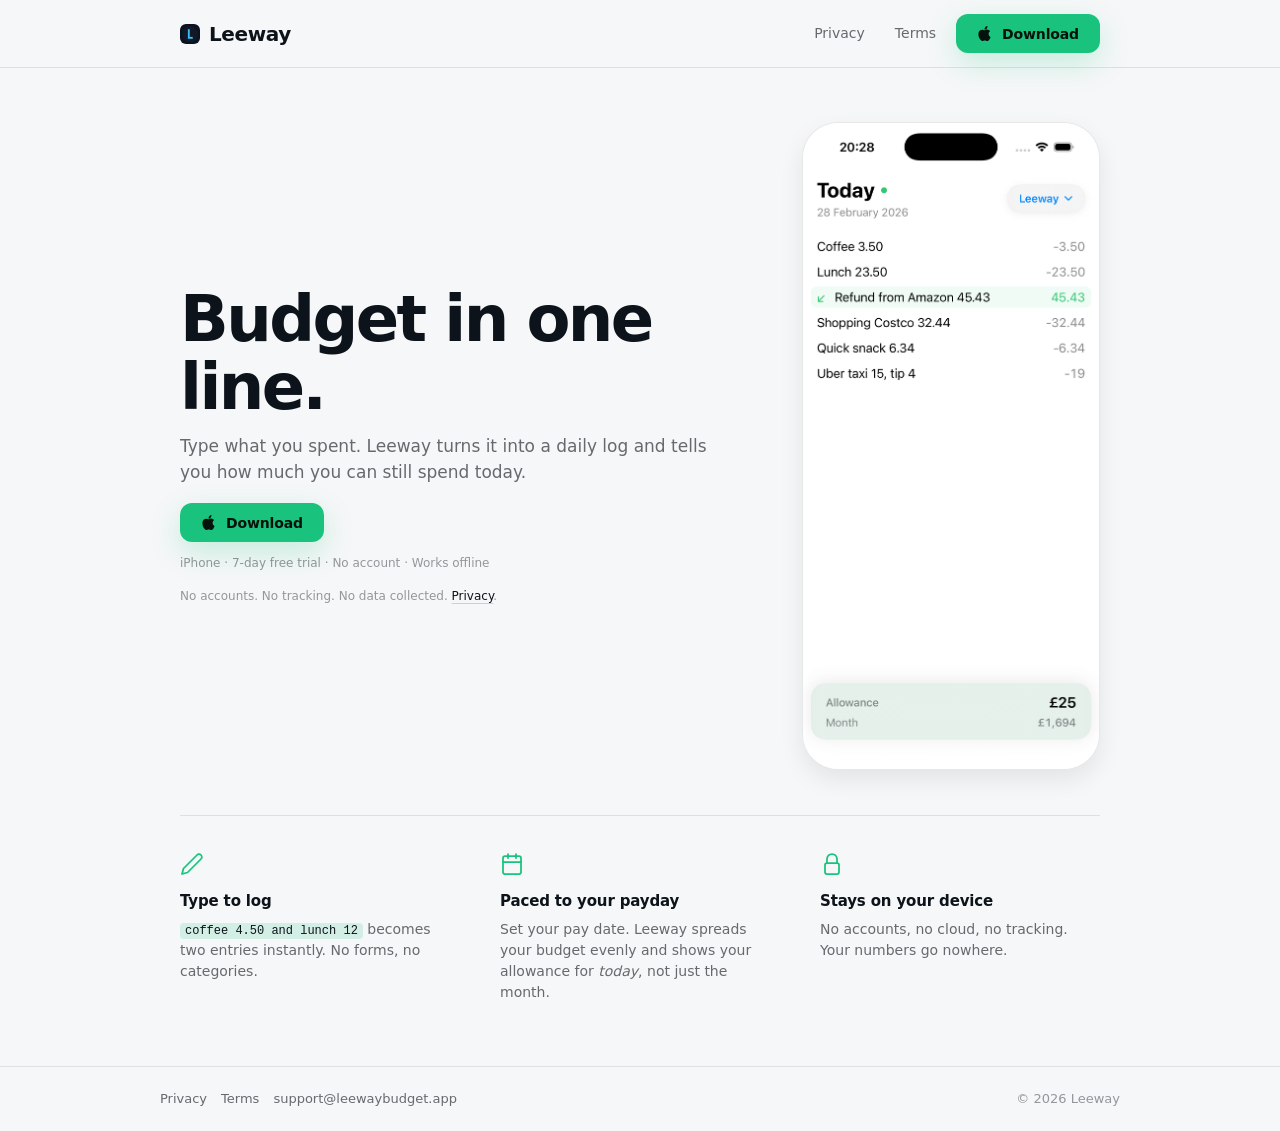
<file: index.html>
<!DOCTYPE html>
<html lang="en">
<head>
  <meta charset="UTF-8">
  <meta name="viewport" content="width=device-width, initial-scale=1.0, viewport-fit=cover">
  <title>Leeway — Budget in one line</title>
  <meta name="description" content="Type what you spent. Leeway turns it into a daily log and tells you how much you can still spend today. Text-first budgeting for iOS — no forms, no accounts, no fuss.">
  <meta property="og:title" content="Leeway — Budget in one line">
  <meta property="og:description" content="Type what you spent. Leeway turns it into a daily log and tells you how much you can still spend today.">
  <meta property="og:type" content="website">
  <meta property="og:url" content="https://leewaybudget.app">
  <meta property="og:image" content="https://leewaybudget.app/assets/og-image.png">
  <link rel="canonical" href="https://leewaybudget.app">
  <link rel="icon" type="image/png" href="assets/icon-light.png" media="(prefers-color-scheme: light)">
  <link rel="icon" type="image/png" href="assets/icon-dark.png" media="(prefers-color-scheme: dark)">
  <link rel="apple-touch-icon" href="assets/icon-light.png">
  <link rel="stylesheet" href="styles.css?v=19">
  <meta name="theme-color" content="#f6f7f8" media="(prefers-color-scheme: light)">
  <meta name="theme-color" content="#0b0f14" media="(prefers-color-scheme: dark)">
  <meta name="apple-itunes-app" content="app-id=6758560495">
  <script type="application/ld+json">
  {
    "@context": "https://schema.org",
    "@type": "SoftwareApplication",
    "name": "Leeway",
    "operatingSystem": "iOS",
    "applicationCategory": "FinanceApplication",
    "description": "Text-first budgeting for iOS. Type what you spent and see your daily allowance.",
    "url": "https://leewaybudget.app",
    "downloadUrl": "https://apps.apple.com/app/leeway/id6758560495",
    "offers": { "@type": "Offer", "price": "0", "priceCurrency": "USD" }
  }
  </script>
</head>
<body>

<a class="skip" href="#content">Skip to content</a>

<header class="site-header">
  <nav class="nav" aria-label="Primary">
    <a href="index.html" class="brand" aria-label="Leeway home">
      <picture class="brand-mark" aria-hidden="true">
        <source srcset="assets/icon-dark.png" media="(prefers-color-scheme: dark)">
        <img src="assets/icon-light.png" width="28" height="28" alt="">
      </picture>
      <span class="brand-name">Leeway</span>
    </a>
    <div class="nav-actions" aria-label="Actions">
      <a class="nav-link" href="privacy.html">Privacy</a>
      <a class="nav-link" href="terms.html">Terms</a>
      <a class="btn btn-primary" href="https://apps.apple.com/app/leeway/id6758560495" aria-label="Download Leeway on the App Store">
        <svg viewBox="0 0 24 24" fill="currentColor" aria-hidden="true"><path d="M12.152 6.896c-.948 0-2.415-1.078-3.96-1.04-2.04.027-3.91 1.183-4.961 3.014-2.117 3.675-.546 9.103 1.519 12.09 1.013 1.454 2.208 3.09 3.792 3.039 1.52-.065 2.09-.987 3.935-.987 1.831 0 2.35.987 3.96.948 1.637-.026 2.676-1.48 3.676-2.948 1.156-1.688 1.636-3.325 1.662-3.415-.039-.013-3.182-1.221-3.22-4.857-.026-3.04 2.48-4.494 2.597-4.559-1.429-2.09-3.623-2.324-4.39-2.376-2-.156-3.675 1.09-4.61 1.09zM15.53 3.83c.843-1.012 1.4-2.427 1.245-3.83-1.207.052-2.662.805-3.532 1.818-.78.896-1.454 2.338-1.273 3.714 1.338.104 2.715-.688 3.559-1.701"/></svg>
        Download
      </a>
    </div>
  </nav>
</header>

<main id="content" class="wrap">
  <section class="hero">
    <div class="hero-copy">
      <h1>Budget in one line.</h1>
      <p class="lead">Type what you spent. Leeway turns it into a daily log and tells you how much you can still spend today.</p>

      <div class="hero-ctas">
        <a class="btn btn-primary" href="https://apps.apple.com/app/leeway/id6758560495" aria-label="Download Leeway on the App Store">
          <svg viewBox="0 0 24 24" fill="currentColor" aria-hidden="true"><path d="M12.152 6.896c-.948 0-2.415-1.078-3.96-1.04-2.04.027-3.91 1.183-4.961 3.014-2.117 3.675-.546 9.103 1.519 12.09 1.013 1.454 2.208 3.09 3.792 3.039 1.52-.065 2.09-.987 3.935-.987 1.831 0 2.35.987 3.96.948 1.637-.026 2.676-1.48 3.676-2.948 1.156-1.688 1.636-3.325 1.662-3.415-.039-.013-3.182-1.221-3.22-4.857-.026-3.04 2.48-4.494 2.597-4.559-1.429-2.09-3.623-2.324-4.39-2.376-2-.156-3.675 1.09-4.61 1.09zM15.53 3.83c.843-1.012 1.4-2.427 1.245-3.83-1.207.052-2.662.805-3.532 1.818-.78.896-1.454 2.338-1.273 3.714 1.338.104 2.715-.688 3.559-1.701"/></svg>
          Download
        </a>
      </div>
      <p class="fineprint">iPhone · 7-day free trial · No account · Works offline</p>

      <p class="micro">No accounts. No tracking. No data collected. <a href="privacy.html">Privacy</a>.</p>
    </div>

    <div class="hero-media">
      <div class="phone">
        <img src="assets/screenshot.png" alt="Leeway app showing a daily log and an allowance card" width="1206" height="2622" loading="eager" fetchpriority="high">
      </div>
    </div>
  </section>

  <section class="features" aria-label="Features">
    <div class="feature">
      <svg class="feat-icon" viewBox="0 0 24 24" fill="none" stroke="currentColor" stroke-width="1.75" stroke-linecap="round" stroke-linejoin="round" aria-hidden="true">
        <path d="M17 3a2.828 2.828 0 1 1 4 4L7.5 20.5 2 22l1.5-5.5L17 3z"/>
      </svg>
      <h3>Type to log</h3>
      <p><code>coffee 4.50 and lunch 12</code> becomes two entries instantly. No forms, no categories.</p>
    </div>
    <div class="feature">
      <svg class="feat-icon" viewBox="0 0 24 24" fill="none" stroke="currentColor" stroke-width="1.75" stroke-linecap="round" stroke-linejoin="round" aria-hidden="true">
        <rect x="3" y="4" width="18" height="18" rx="2"/>
        <line x1="16" y1="2" x2="16" y2="6"/>
        <line x1="8" y1="2" x2="8" y2="6"/>
        <line x1="3" y1="10" x2="21" y2="10"/>
      </svg>
      <h3>Paced to your payday</h3>
      <p>Set your pay date. Leeway spreads your budget evenly and shows your allowance for <em>today</em>, not just the month.</p>
    </div>
    <div class="feature">
      <svg class="feat-icon" viewBox="0 0 24 24" fill="none" stroke="currentColor" stroke-width="1.75" stroke-linecap="round" stroke-linejoin="round" aria-hidden="true">
        <rect x="5" y="11" width="14" height="11" rx="2"/>
        <path d="M7 11V7a5 5 0 0 1 10 0v4"/>
      </svg>
      <h3>Stays on your device</h3>
      <p>No accounts, no cloud, no tracking. Your numbers go nowhere.</p>
    </div>
  </section>
</main>

<footer class="site-footer">
  <div class="foot">
    <div class="foot-links" aria-label="Footer">
      <a href="privacy.html">Privacy</a>
      <a href="terms.html">Terms</a>
      <a href="mailto:support@leewaybudget.app">support@leewaybudget.app</a>
    </div>
    <div class="foot-copy">© 2026 Leeway</div>
  </div>
</footer>

</body>
</html>
</file>
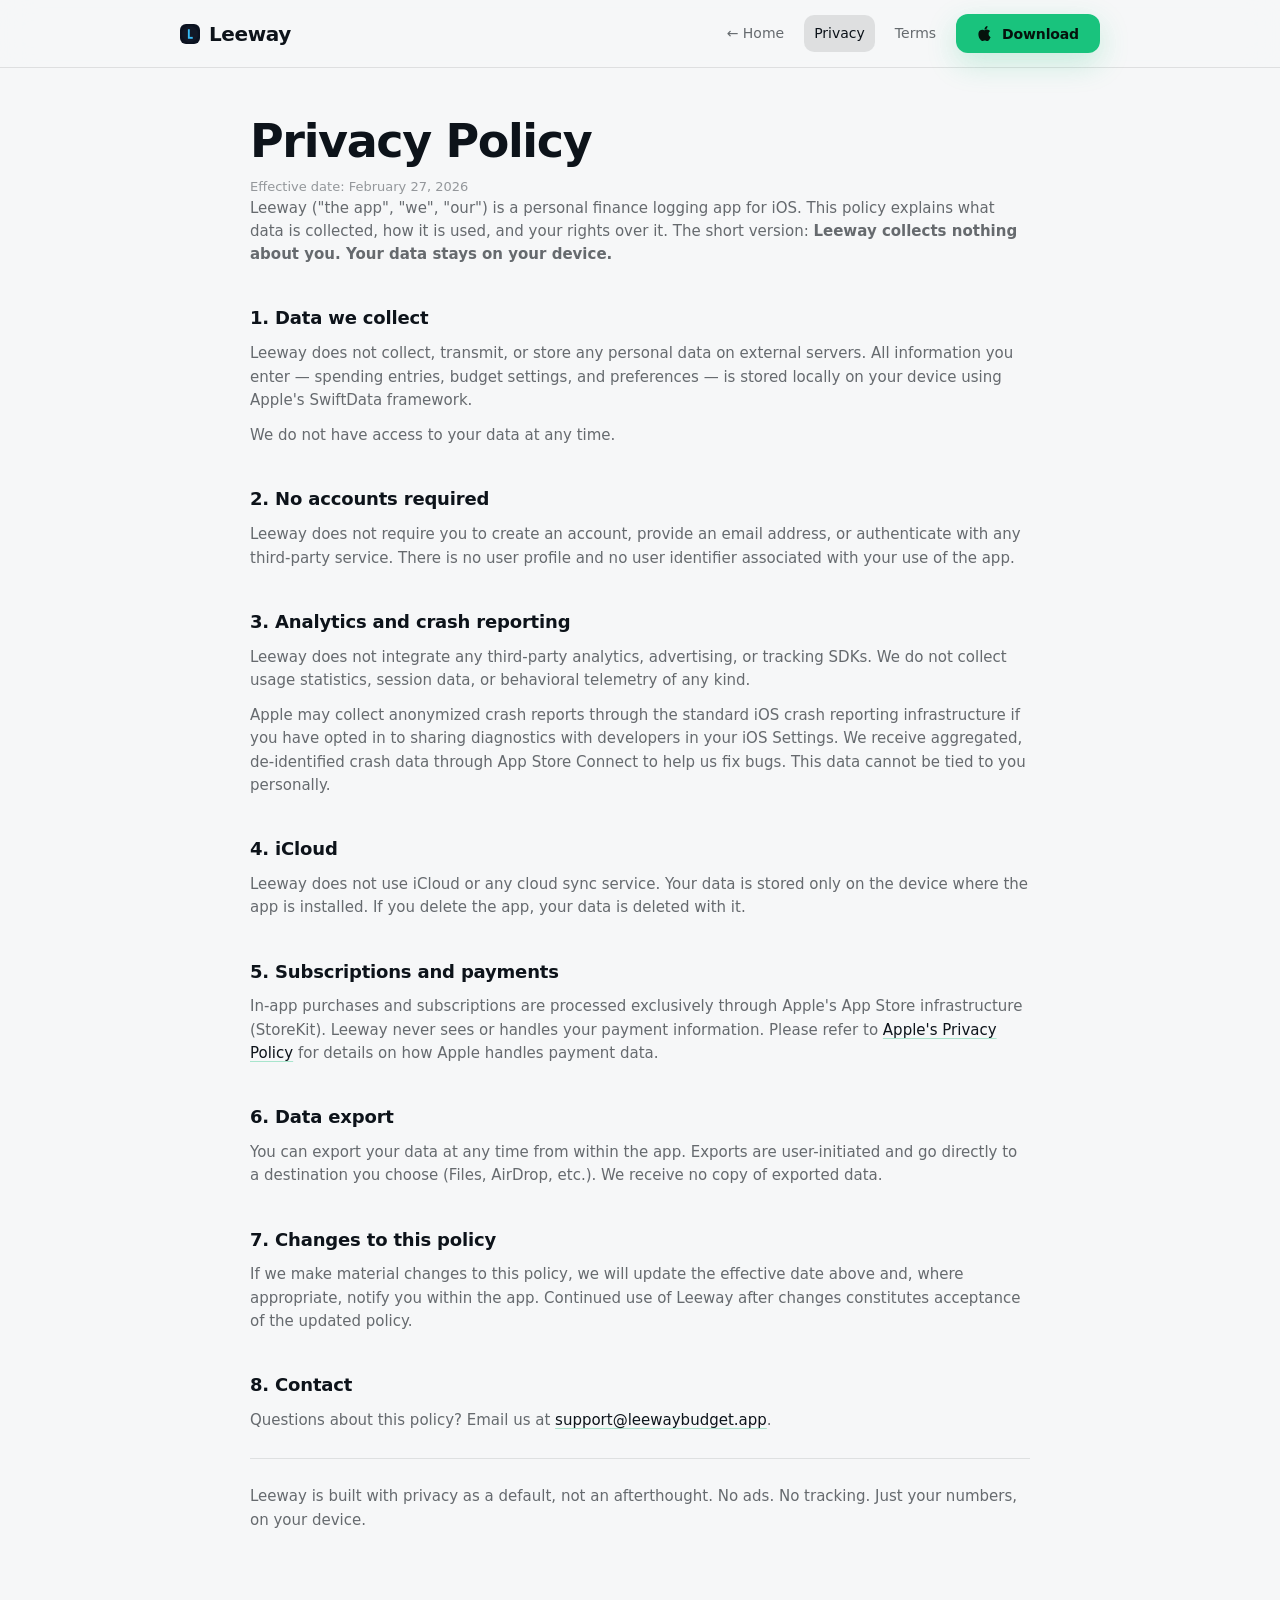
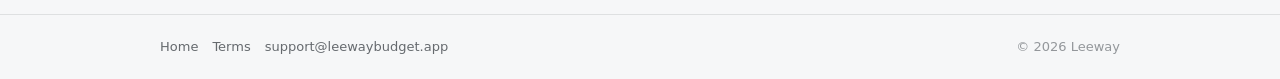
<file: privacy.html>
<!DOCTYPE html>
<html lang="en">
<head>
  <meta charset="UTF-8">
  <meta name="viewport" content="width=device-width, initial-scale=1.0, viewport-fit=cover">
  <title>Privacy Policy — Leeway</title>
  <meta name="description" content="Leeway's privacy policy. Your data stays on your device — no accounts, no cloud, no tracking.">
  <link rel="canonical" href="https://leewaybudget.app/privacy.html">
  <link rel="icon" type="image/png" href="assets/icon-light.png" media="(prefers-color-scheme: light)">
  <link rel="icon" type="image/png" href="assets/icon-dark.png" media="(prefers-color-scheme: dark)">
  <link rel="apple-touch-icon" href="assets/icon-light.png">
  <link rel="stylesheet" href="styles.css?v=19">
  <meta property="og:image" content="https://leewaybudget.app/assets/og-image.png">
  <meta name="theme-color" content="#f6f7f8" media="(prefers-color-scheme: light)">
  <meta name="theme-color" content="#0b0f14" media="(prefers-color-scheme: dark)">
</head>
<body>

<a class="skip" href="#content">Skip to content</a>

<header class="site-header">
  <nav class="nav" aria-label="Primary">
    <a href="index.html" class="brand" aria-label="Leeway home">
      <picture class="brand-mark" aria-hidden="true">
        <source srcset="assets/icon-dark.png" media="(prefers-color-scheme: dark)">
        <img src="assets/icon-light.png" width="28" height="28" alt="">
      </picture>
      <span class="brand-name">Leeway</span>
    </a>
    <div class="nav-actions" aria-label="Actions">
      <a class="nav-back" href="index.html" aria-label="Home">← Home</a>
      <a class="nav-link" href="privacy.html" aria-current="page">Privacy</a>
      <a class="nav-link" href="terms.html">Terms</a>
      <a class="btn btn-primary" href="https://apps.apple.com/app/leeway/id6758560495" aria-label="Download Leeway on the App Store">
        <svg viewBox="0 0 24 24" fill="currentColor" aria-hidden="true"><path d="M12.152 6.896c-.948 0-2.415-1.078-3.96-1.04-2.04.027-3.91 1.183-4.961 3.014-2.117 3.675-.546 9.103 1.519 12.09 1.013 1.454 2.208 3.09 3.792 3.039 1.52-.065 2.09-.987 3.935-.987 1.831 0 2.35.987 3.96.948 1.637-.026 2.676-1.48 3.676-2.948 1.156-1.688 1.636-3.325 1.662-3.415-.039-.013-3.182-1.221-3.22-4.857-.026-3.04 2.48-4.494 2.597-4.559-1.429-2.09-3.623-2.324-4.39-2.376-2-.156-3.675 1.09-4.61 1.09zM15.53 3.83c.843-1.012 1.4-2.427 1.245-3.83-1.207.052-2.662.805-3.532 1.818-.78.896-1.454 2.338-1.273 3.714 1.338.104 2.715-.688 3.559-1.701"/></svg>
        Download
      </a>
    </div>
  </nav>
</header>

<main class="legal" id="content">
  <h1>Privacy Policy</h1>
  <p class="eff">Effective date: February 27, 2026</p>

  <p>Leeway ("the app", "we", "our") is a personal finance logging app for iOS. This policy explains what data is collected, how it is used, and your rights over it. The short version: <strong>Leeway collects nothing about you. Your data stays on your device.</strong></p>

  <h2>1. Data we collect</h2>
  <p>Leeway does not collect, transmit, or store any personal data on external servers. All information you enter — spending entries, budget settings, and preferences — is stored locally on your device using Apple's SwiftData framework.</p>
  <p>We do not have access to your data at any time.</p>

  <h2>2. No accounts required</h2>
  <p>Leeway does not require you to create an account, provide an email address, or authenticate with any third-party service. There is no user profile and no user identifier associated with your use of the app.</p>

  <h2>3. Analytics and crash reporting</h2>
  <p>Leeway does not integrate any third-party analytics, advertising, or tracking SDKs. We do not collect usage statistics, session data, or behavioral telemetry of any kind.</p>
  <p>Apple may collect anonymized crash reports through the standard iOS crash reporting infrastructure if you have opted in to sharing diagnostics with developers in your iOS Settings. We receive aggregated, de-identified crash data through App Store Connect to help us fix bugs. This data cannot be tied to you personally.</p>

  <h2>4. iCloud</h2>
  <p>Leeway does not use iCloud or any cloud sync service. Your data is stored only on the device where the app is installed. If you delete the app, your data is deleted with it.</p>

  <h2>5. Subscriptions and payments</h2>
  <p>In-app purchases and subscriptions are processed exclusively through Apple's App Store infrastructure (StoreKit). Leeway never sees or handles your payment information. Please refer to <a href="https://www.apple.com/legal/privacy/" target="_blank" rel="noopener">Apple's Privacy Policy</a> for details on how Apple handles payment data.</p>

  <h2>6. Data export</h2>
  <p>You can export your data at any time from within the app. Exports are user-initiated and go directly to a destination you choose (Files, AirDrop, etc.). We receive no copy of exported data.</p>

  <h2>7. Changes to this policy</h2>
  <p>If we make material changes to this policy, we will update the effective date above and, where appropriate, notify you within the app. Continued use of Leeway after changes constitutes acceptance of the updated policy.</p>

  <h2>8. Contact</h2>
  <p>Questions about this policy? Email us at <a href="mailto:support@leewaybudget.app">support@leewaybudget.app</a>.</p>

  <hr>

  <p class="help">Leeway is built with privacy as a default, not an afterthought. No ads. No tracking. Just your numbers, on your device.</p>
</main>

<footer class="site-footer">
  <div class="foot">
    <div class="foot-links" aria-label="Footer">
      <a href="index.html">Home</a>
      <a href="terms.html">Terms</a>
      <a href="mailto:support@leewaybudget.app">support@leewaybudget.app</a>
    </div>
    <div class="foot-copy">© 2026 Leeway</div>
  </div>
</footer>

</body>
</html>
</file>
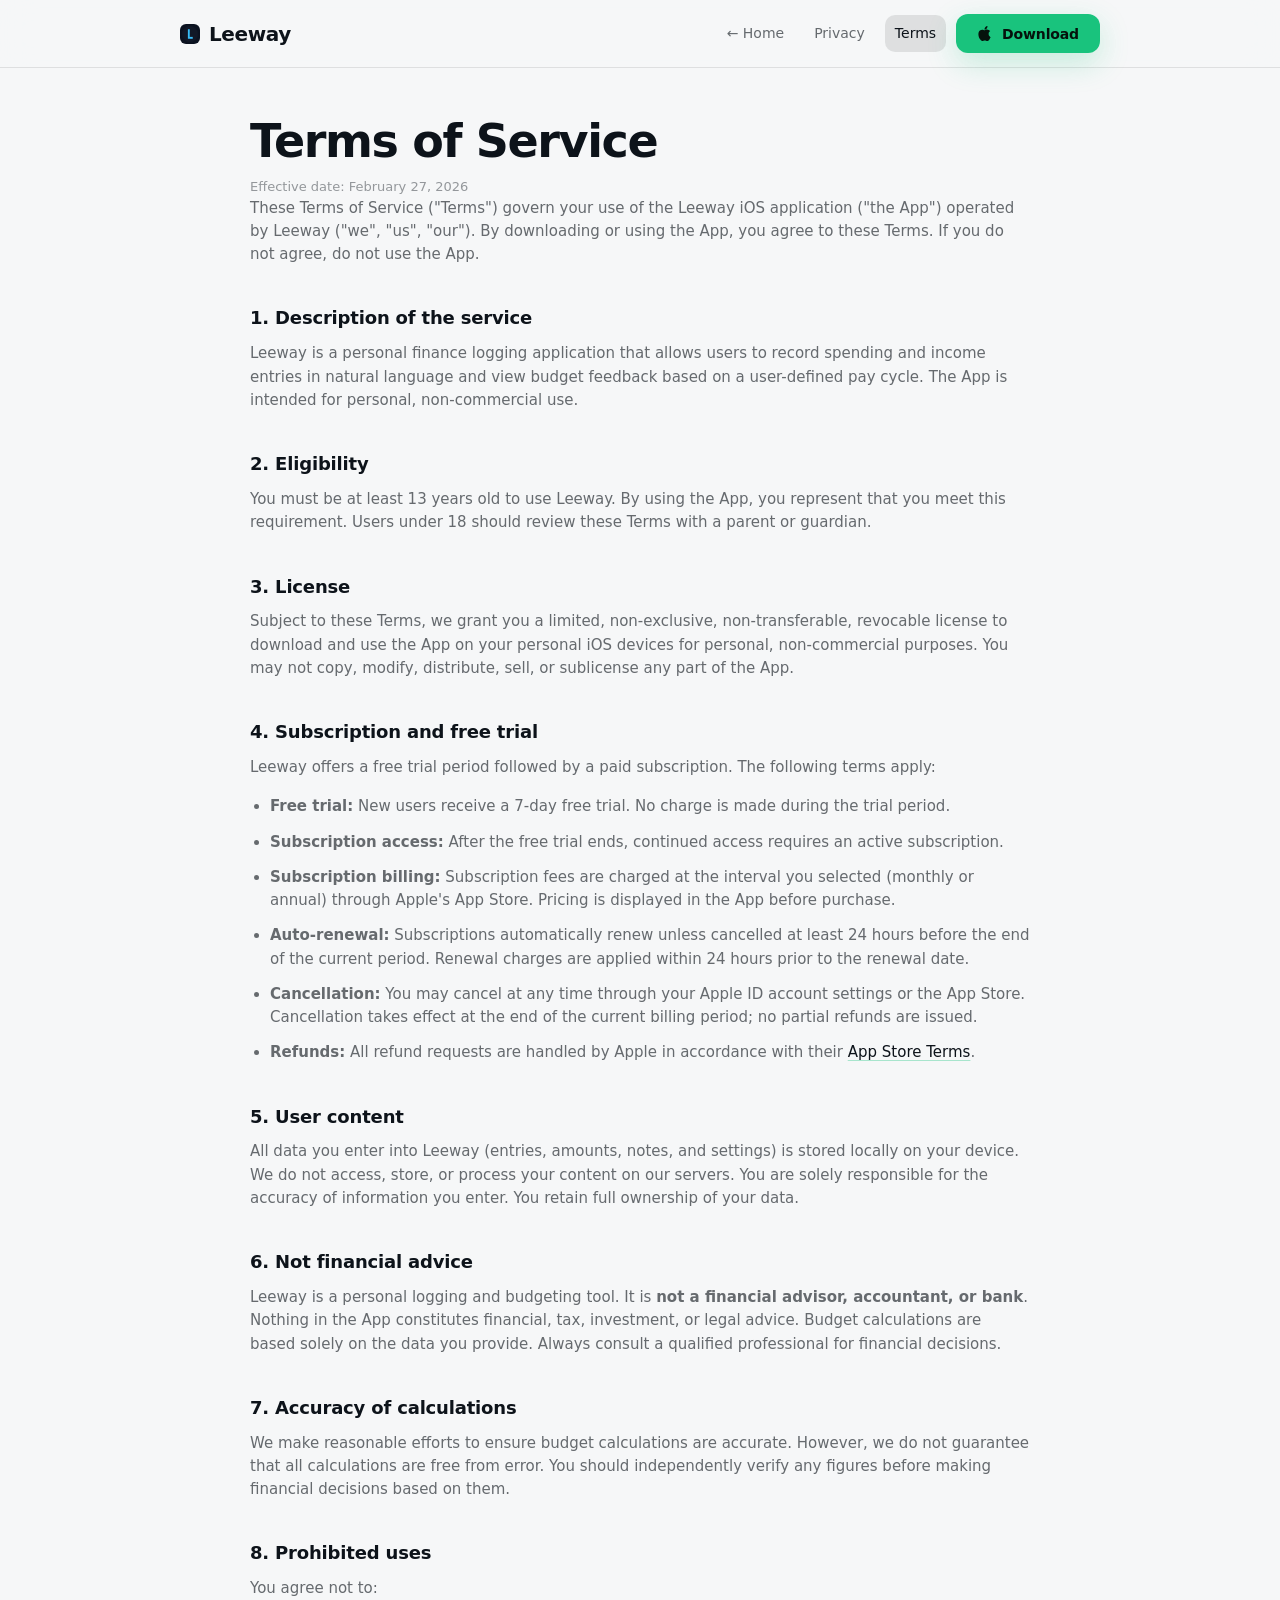
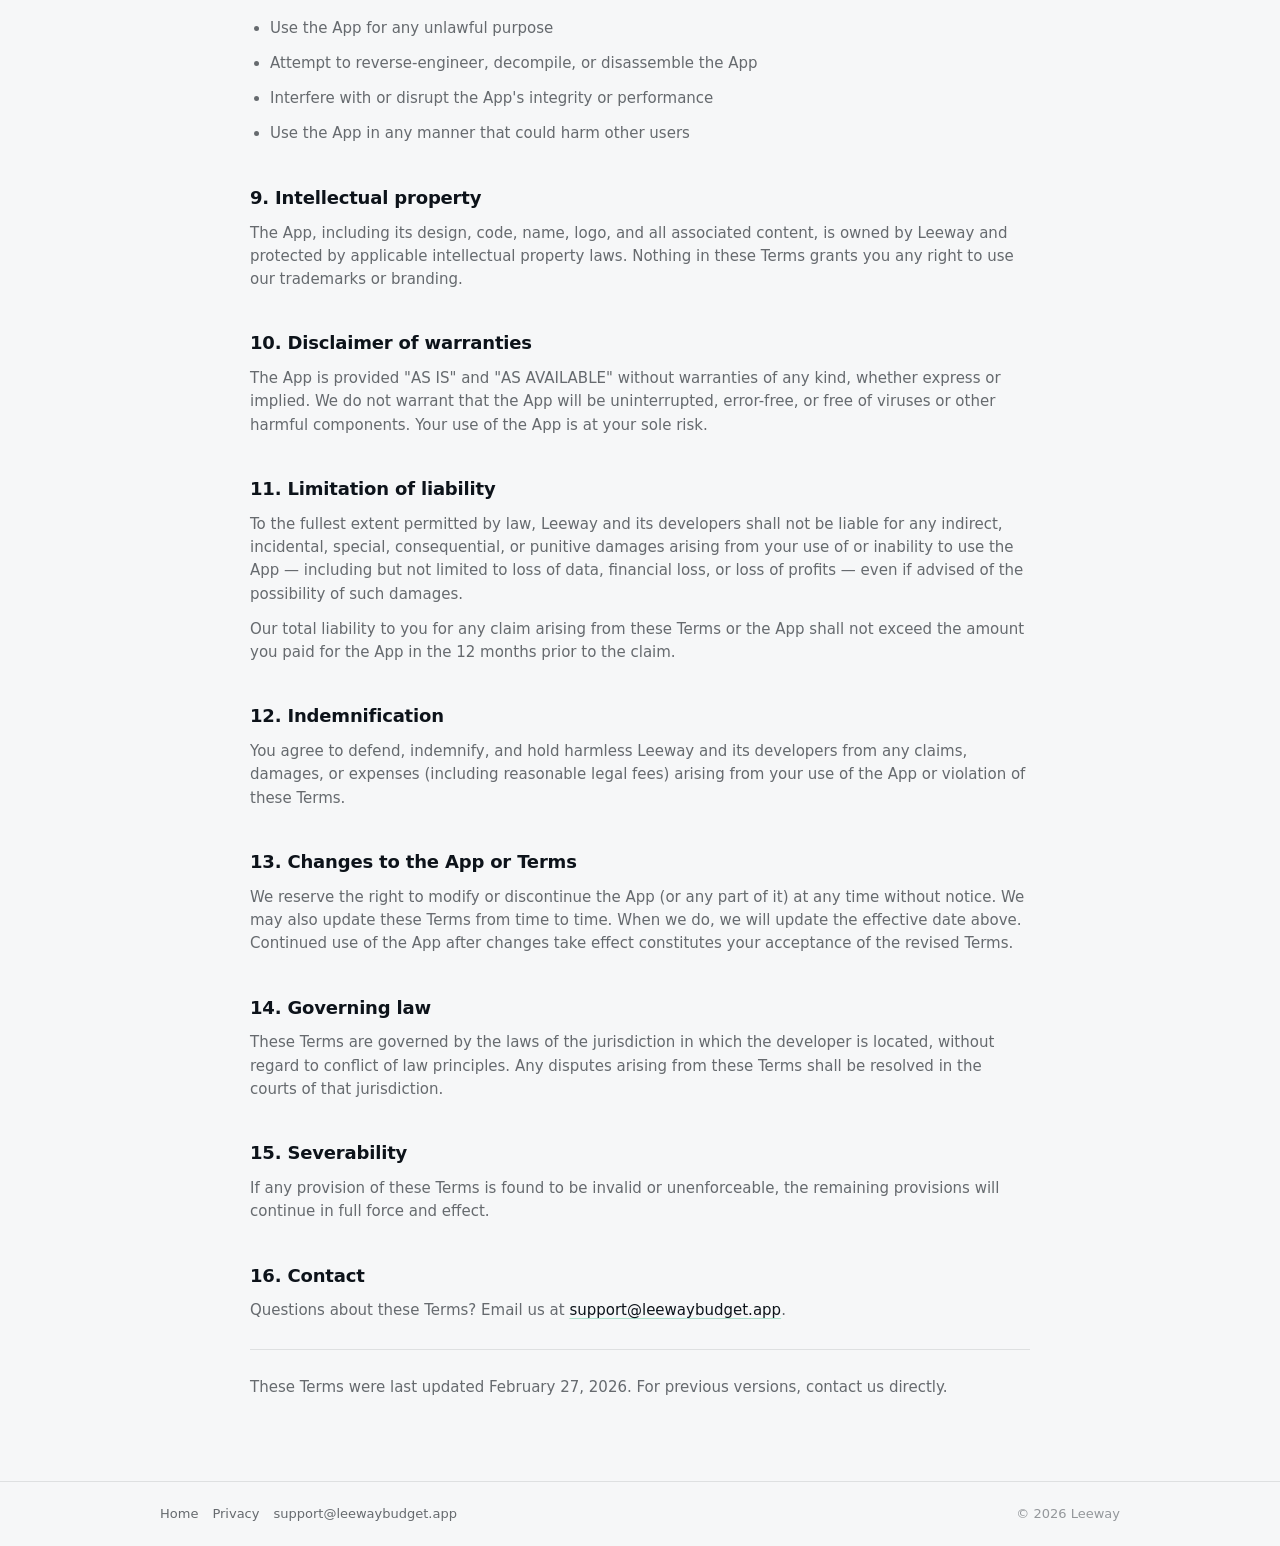
<file: terms.html>
<!DOCTYPE html>
<html lang="en">
<head>
  <meta charset="UTF-8">
  <meta name="viewport" content="width=device-width, initial-scale=1.0, viewport-fit=cover">
  <title>Terms of Service — Leeway</title>
  <meta name="description" content="Terms of Service for Leeway, the text-first budgeting app for iOS.">
  <link rel="canonical" href="https://leewaybudget.app/terms.html">
  <link rel="icon" type="image/png" href="assets/icon-light.png" media="(prefers-color-scheme: light)">
  <link rel="icon" type="image/png" href="assets/icon-dark.png" media="(prefers-color-scheme: dark)">
  <link rel="apple-touch-icon" href="assets/icon-light.png">
  <link rel="stylesheet" href="styles.css?v=19">
  <meta property="og:image" content="https://leewaybudget.app/assets/og-image.png">
  <meta name="theme-color" content="#f6f7f8" media="(prefers-color-scheme: light)">
  <meta name="theme-color" content="#0b0f14" media="(prefers-color-scheme: dark)">
</head>
<body>

<a class="skip" href="#content">Skip to content</a>

<header class="site-header">
  <nav class="nav" aria-label="Primary">
    <a href="index.html" class="brand" aria-label="Leeway home">
      <picture class="brand-mark" aria-hidden="true">
        <source srcset="assets/icon-dark.png" media="(prefers-color-scheme: dark)">
        <img src="assets/icon-light.png" width="28" height="28" alt="">
      </picture>
      <span class="brand-name">Leeway</span>
    </a>
    <div class="nav-actions" aria-label="Actions">
      <a class="nav-back" href="index.html" aria-label="Home">← Home</a>
      <a class="nav-link" href="privacy.html">Privacy</a>
      <a class="nav-link" href="terms.html" aria-current="page">Terms</a>
      <a class="btn btn-primary" href="https://apps.apple.com/app/leeway/id6758560495" aria-label="Download Leeway on the App Store">
        <svg viewBox="0 0 24 24" fill="currentColor" aria-hidden="true"><path d="M12.152 6.896c-.948 0-2.415-1.078-3.96-1.04-2.04.027-3.91 1.183-4.961 3.014-2.117 3.675-.546 9.103 1.519 12.09 1.013 1.454 2.208 3.09 3.792 3.039 1.52-.065 2.09-.987 3.935-.987 1.831 0 2.35.987 3.96.948 1.637-.026 2.676-1.48 3.676-2.948 1.156-1.688 1.636-3.325 1.662-3.415-.039-.013-3.182-1.221-3.22-4.857-.026-3.04 2.48-4.494 2.597-4.559-1.429-2.09-3.623-2.324-4.39-2.376-2-.156-3.675 1.09-4.61 1.09zM15.53 3.83c.843-1.012 1.4-2.427 1.245-3.83-1.207.052-2.662.805-3.532 1.818-.78.896-1.454 2.338-1.273 3.714 1.338.104 2.715-.688 3.559-1.701"/></svg>
        Download
      </a>
    </div>
  </nav>
</header>

<main class="legal" id="content">
  <h1>Terms of Service</h1>
  <p class="eff">Effective date: February 27, 2026</p>

  <p>These Terms of Service ("Terms") govern your use of the Leeway iOS application ("the App") operated by Leeway ("we", "us", "our"). By downloading or using the App, you agree to these Terms. If you do not agree, do not use the App.</p>

  <h2>1. Description of the service</h2>
  <p>Leeway is a personal finance logging application that allows users to record spending and income entries in natural language and view budget feedback based on a user-defined pay cycle. The App is intended for personal, non-commercial use.</p>

  <h2>2. Eligibility</h2>
  <p>You must be at least 13 years old to use Leeway. By using the App, you represent that you meet this requirement. Users under 18 should review these Terms with a parent or guardian.</p>

  <h2>3. License</h2>
  <p>Subject to these Terms, we grant you a limited, non-exclusive, non-transferable, revocable license to download and use the App on your personal iOS devices for personal, non-commercial purposes. You may not copy, modify, distribute, sell, or sublicense any part of the App.</p>

  <h2>4. Subscription and free trial</h2>
  <p>Leeway offers a free trial period followed by a paid subscription. The following terms apply:</p>
  <ul>
    <li><strong>Free trial:</strong> New users receive a 7-day free trial. No charge is made during the trial period.</li>
    <li><strong>Subscription access:</strong> After the free trial ends, continued access requires an active subscription.</li>
    <li><strong>Subscription billing:</strong> Subscription fees are charged at the interval you selected (monthly or annual) through Apple's App Store. Pricing is displayed in the App before purchase.</li>
    <li><strong>Auto-renewal:</strong> Subscriptions automatically renew unless cancelled at least 24 hours before the end of the current period. Renewal charges are applied within 24 hours prior to the renewal date.</li>
    <li><strong>Cancellation:</strong> You may cancel at any time through your Apple ID account settings or the App Store. Cancellation takes effect at the end of the current billing period; no partial refunds are issued.</li>
    <li><strong>Refunds:</strong> All refund requests are handled by Apple in accordance with their <a href="https://www.apple.com/legal/internet-services/itunes/us/terms.html" target="_blank" rel="noopener">App Store Terms</a>.</li>
  </ul>

  <h2>5. User content</h2>
  <p>All data you enter into Leeway (entries, amounts, notes, and settings) is stored locally on your device. We do not access, store, or process your content on our servers. You are solely responsible for the accuracy of information you enter. You retain full ownership of your data.</p>

  <h2>6. Not financial advice</h2>
  <p>Leeway is a personal logging and budgeting tool. It is <strong>not a financial advisor, accountant, or bank</strong>. Nothing in the App constitutes financial, tax, investment, or legal advice. Budget calculations are based solely on the data you provide. Always consult a qualified professional for financial decisions.</p>

  <h2>7. Accuracy of calculations</h2>
  <p>We make reasonable efforts to ensure budget calculations are accurate. However, we do not guarantee that all calculations are free from error. You should independently verify any figures before making financial decisions based on them.</p>

  <h2>8. Prohibited uses</h2>
  <p>You agree not to:</p>
  <ul>
    <li>Use the App for any unlawful purpose</li>
    <li>Attempt to reverse-engineer, decompile, or disassemble the App</li>
    <li>Interfere with or disrupt the App's integrity or performance</li>
    <li>Use the App in any manner that could harm other users</li>
  </ul>

  <h2>9. Intellectual property</h2>
  <p>The App, including its design, code, name, logo, and all associated content, is owned by Leeway and protected by applicable intellectual property laws. Nothing in these Terms grants you any right to use our trademarks or branding.</p>

  <h2>10. Disclaimer of warranties</h2>
  <p>The App is provided "AS IS" and "AS AVAILABLE" without warranties of any kind, whether express or implied. We do not warrant that the App will be uninterrupted, error-free, or free of viruses or other harmful components. Your use of the App is at your sole risk.</p>

  <h2>11. Limitation of liability</h2>
  <p>To the fullest extent permitted by law, Leeway and its developers shall not be liable for any indirect, incidental, special, consequential, or punitive damages arising from your use of or inability to use the App — including but not limited to loss of data, financial loss, or loss of profits — even if advised of the possibility of such damages.</p>
  <p>Our total liability to you for any claim arising from these Terms or the App shall not exceed the amount you paid for the App in the 12 months prior to the claim.</p>

  <h2>12. Indemnification</h2>
  <p>You agree to defend, indemnify, and hold harmless Leeway and its developers from any claims, damages, or expenses (including reasonable legal fees) arising from your use of the App or violation of these Terms.</p>

  <h2>13. Changes to the App or Terms</h2>
  <p>We reserve the right to modify or discontinue the App (or any part of it) at any time without notice. We may also update these Terms from time to time. When we do, we will update the effective date above. Continued use of the App after changes take effect constitutes your acceptance of the revised Terms.</p>

  <h2>14. Governing law</h2>
  <p>These Terms are governed by the laws of the jurisdiction in which the developer is located, without regard to conflict of law principles. Any disputes arising from these Terms shall be resolved in the courts of that jurisdiction.</p>

  <h2>15. Severability</h2>
  <p>If any provision of these Terms is found to be invalid or unenforceable, the remaining provisions will continue in full force and effect.</p>

  <h2>16. Contact</h2>
  <p>Questions about these Terms? Email us at <a href="mailto:support@leewaybudget.app">support@leewaybudget.app</a>.</p>

  <hr>

  <p class="help">These Terms were last updated February 27, 2026. For previous versions, contact us directly.</p>
</main>

<footer class="site-footer">
  <div class="foot">
    <div class="foot-links" aria-label="Footer">
      <a href="index.html">Home</a>
      <a href="privacy.html">Privacy</a>
      <a href="mailto:support@leewaybudget.app">support@leewaybudget.app</a>
    </div>
    <div class="foot-copy">© 2026 Leeway</div>
  </div>
</footer>

</body>
</html>
</file>
<file: styles.css>
*,
*::before,
*::after { box-sizing: border-box; }

html { scroll-behavior: smooth; }

:root {
  color-scheme: light dark;

  --bg:       #f6f7f8;
  --surface-2: #ffffff;
  --border:   rgba(13, 19, 26, 0.10);
  --text:     #0d131a;
  --muted:    rgba(13, 19, 26, 0.62);
  --muted-2:  rgba(13, 19, 26, 0.42);

  --accent:   #19c37d;
  --accent-2: rgba(25, 195, 125, 0.16);

  --shadow-2: 0 10px 24px rgba(13, 19, 26, 0.08);

  --sans: ui-sans-serif, system-ui, -apple-system, "Segoe UI", Roboto, "Helvetica Neue", Arial, "Apple Color Emoji", "Segoe UI Emoji";
}

@media (prefers-color-scheme: dark) {
  :root {
    --bg:       #0b0f14;
    --surface-2: #141a22;
    --border:   rgba(255, 255, 255, 0.10);
    --text:     rgba(255, 255, 255, 0.92);
    --muted:    rgba(255, 255, 255, 0.62);
    --muted-2:  rgba(255, 255, 255, 0.42);
    --shadow-2: 0 14px 30px rgba(0, 0, 0, 0.40);
  }
}

body {
  margin: 0;
  font-family: var(--sans);
  color: var(--text);
  background: var(--bg);
  -webkit-font-smoothing: antialiased;
  line-height: 1.55;
}

a { color: inherit; text-decoration: none; }

img { max-width: 100%; height: auto; }

::selection { background: var(--accent-2); }

:focus-visible {
  outline: 3px solid var(--accent-2);
  outline-offset: 3px;
  border-radius: 10px;
}

/* Skip link */
.skip {
  position: absolute;
  left: -999px;
  top: 10px;
  padding: 10px 12px;
  border-radius: 12px;
  border: 1px solid var(--border);
  background: var(--surface-2);
  color: var(--text);
  z-index: 60;
}
.skip:focus { left: 12px; }

/* Header / nav */
.site-header {
  position: sticky;
  top: 0;
  z-index: 50;
  border-bottom: 1px solid var(--border);
  background: color-mix(in oklab, var(--bg) 82%, transparent);
  backdrop-filter: blur(16px);
  -webkit-backdrop-filter: blur(16px);
}

.nav {
  max-width: 960px;
  margin: 0 auto;
  padding: calc(14px + env(safe-area-inset-top)) calc(20px + env(safe-area-inset-right)) 14px calc(20px + env(safe-area-inset-left));
  display: flex;
  align-items: center;
  justify-content: space-between;
  gap: 16px;
}

.nav-actions {
  display: inline-flex;
  align-items: center;
  gap: 10px;
}

.brand {
  display: inline-flex;
  align-items: center;
  gap: 9px;
  font-weight: 700;
  letter-spacing: -0.02em;
}

.brand-mark {
  width: 20px;
  height: 20px;
  display: block;
  flex: none;
}
.brand-mark img {
  border-radius: 6px;
  width: 100%;
  height: 100%;
  display: block;
}
.brand-name { font-size: 20px; letter-spacing: -0.02em; line-height: 1; }

.nav-link,
.nav-back {
  font-size: 14px;
  color: var(--muted);
  padding: 8px 10px;
  border-radius: 10px;
}
.nav-link:hover,
.nav-back:hover { color: var(--text); background: rgba(0, 0, 0, 0.04); }
@media (prefers-color-scheme: dark) {
  .nav-link:hover,
  .nav-back:hover { background: rgba(255, 255, 255, 0.06); }
}

.nav-link[aria-current="page"] {
  color: var(--text);
  background: color-mix(in oklab, var(--text) 10%, transparent);
}

@media (max-width: 560px) {
  .nav-actions { gap: 8px; }
  .nav-link { display: none; }
}

/* Buttons */
.btn {
  display: inline-flex;
  align-items: center;
  justify-content: center;
  gap: 10px;
  font-weight: 700;
  padding: 11px 20px;
  border-radius: 12px;
  border: 1px solid transparent;
  transition: transform .12s ease, background-color .12s ease;
  font-size: 14px;
  line-height: 1;
  user-select: none;
  letter-spacing: -0.01em;
}
.btn:hover { transform: translateY(-1px); }
.btn svg { width: 15px; height: 15px; flex-shrink: 0; }

.btn-primary {
  background: var(--accent);
  color: #05120c;
  box-shadow: 0 10px 30px rgba(25, 195, 125, 0.22);
}
.btn-primary:hover { background: color-mix(in oklab, var(--accent) 88%, #000 12%); }

/* Layout */
main { display: block; }

.wrap {
  max-width: 960px;
  margin: 0 auto;
  padding: clamp(28px, 6svh, 72px) calc(20px + env(safe-area-inset-right)) clamp(32px, 7svh, 80px) calc(20px + env(safe-area-inset-left));
}

/* Hero */
.hero {
  display: grid;
  grid-template-columns: 1fr auto;
  gap: 44px;
  align-items: center;
}

.hero-copy h1 {
  margin: 0 0 12px;
  font-size: clamp(34px, 7vw, 64px);
  line-height: 1.05;
  letter-spacing: -0.04em;
}

.lead {
  margin: 0;
  font-size: 17px;
  color: var(--muted);
  max-width: 52ch;
}

.hero-ctas {
  margin-top: 18px;
  display: flex;
  gap: 10px;
  flex-wrap: wrap;
}

.fineprint {
  margin: 12px 0 0;
  font-size: 12px;
  color: var(--muted-2);
}

.hero-media {
  display: flex;
  justify-content: flex-end;
}

.phone {
  width: auto;
  height: clamp(640px, 72vh, 760px);
  max-width: 360px;
  aspect-ratio: 1206 / 2622;
  border-radius: 36px;
  overflow: hidden;
  border: 1px solid var(--border);
  background: #fff;
  box-shadow: var(--shadow-2);
  position: relative;
  transform: translateZ(0); /* force GPU layer — prevents mask-image flicker on scroll */
}

.phone img { display: block; width: 100%; height: 100%; object-fit: cover; object-position: top; }

/* Microcopy */
.micro {
  margin: 14px 0 0;
  font-size: 12px;
  color: var(--muted-2);
  max-width: 60ch;
}
.micro a {
  color: var(--text);
  text-decoration: underline;
  text-decoration-color: rgba(25, 195, 125, 0.35);
  text-underline-offset: 3px;
}
.micro a:hover { text-decoration-color: var(--accent); }

/* Features */
.features {
  display: grid;
  grid-template-columns: repeat(3, 1fr);
  gap: 28px 40px;
  margin-top: clamp(32px, 5svh, 56px);
  padding-top: clamp(28px, 4svh, 48px);
  border-top: 1px solid var(--border);
}
.feat-icon {
  display: block;
  width: 24px;
  height: 24px;
  color: var(--accent);
  margin-bottom: 14px;
}
.feature h3 {
  margin: 0 0 6px;
  font-size: 15px;
  font-weight: 700;
  letter-spacing: -0.01em;
}
.feature p {
  margin: 0;
  font-size: 14px;
  color: var(--muted);
  line-height: 1.5;
}
.feature code {
  font-family: ui-monospace, monospace;
  font-size: 12px;
  background: var(--accent-2);
  padding: 1px 5px;
  border-radius: 4px;
  color: var(--text);
}

.help {
  margin: 10px 0 0;
  font-size: 12px;
  color: var(--muted-2);
}

/* Footer */
.site-footer {
  border-top: 1px solid var(--border);
  padding: 22px calc(20px + env(safe-area-inset-right)) 22px calc(20px + env(safe-area-inset-left));
}
.foot {
  max-width: 960px;
  margin: 0 auto;
  display: flex;
  align-items: center;
  justify-content: space-between;
  gap: 14px;
  flex-wrap: wrap;
}
.foot-links { display: flex; gap: 14px; flex-wrap: wrap; font-size: 13px; }
.foot-links a { color: var(--muted); text-decoration: none; }
.foot-links a:hover { color: var(--text); text-decoration: underline; text-underline-offset: 3px; }
.foot-copy { color: var(--muted-2); font-size: 13px; }

/* Legal pages */
.legal {
  max-width: 820px;
  margin: 0 auto;
  padding: 48px 20px 70px;
}
.legal h1 {
  margin: 0;
  font-size: clamp(32px, 4vw, 46px);
  letter-spacing: -0.03em;
  line-height: 1.1;
}
.legal .eff {
  margin: 10px 0 0;
  font-size: 13px;
  color: var(--muted-2);
}
.legal h2 {
  margin: 38px 0 10px;
  font-size: 18px;
  letter-spacing: -0.01em;
}
.legal p,
.legal li {
  color: var(--muted);
  margin: 0 0 12px;
  font-size: 15px;
}
.legal a {
  color: var(--text);
  text-decoration: underline;
  text-decoration-color: rgba(25, 195, 125, 0.35);
  text-underline-offset: 3px;
}
.legal a:hover { text-decoration-color: var(--accent); }
.legal ul { padding-left: 20px; }
.legal hr { border: none; border-top: 1px solid var(--border); margin: 26px 0; }

/* Responsive */
@media (max-width: 980px) {
  .hero {
    grid-template-columns: 1fr;
    gap: 24px;
  }
  .hero-media { justify-content: center; }
  .hero-ctas .btn { width: 100%; padding: 14px 16px; border-radius: 14px; }
  .phone {
    height: min(66svh, 720px);
    max-width: min(92vw, 420px);
  }
  /* Show top + bottom of screenshot blended, hiding the empty middle */
  @supports ((-webkit-mask-image: linear-gradient(#000, transparent)) or (mask-image: linear-gradient(#000, transparent))) {
    .phone img { opacity: 0; }
    .phone::before,
    .phone::after {
      content: '';
      position: absolute;
      inset: 0;
      background-image: url("assets/screenshot.png");
      background-repeat: no-repeat;
      background-size: 100% auto;
    }
    .phone::before {
      background-position: top center;
      -webkit-mask-image: linear-gradient(to bottom, #000 0%, #000 62%, transparent 82%);
      mask-image: linear-gradient(to bottom, #000 0%, #000 62%, transparent 82%);
    }
    .phone::after {
      background-position: bottom center;
      -webkit-mask-image: linear-gradient(to top, #000 0%, #000 40%, transparent 70%);
      mask-image: linear-gradient(to top, #000 0%, #000 40%, transparent 70%);
    }
  }
}

@media (max-width: 600px) {
  .site-header .btn { display: none; }
  .features { grid-template-columns: 1fr; gap: 24px; }
}

/* Touch devices: disable sticky hover state triggered by tap */
@media (hover: none) {
  .btn:hover { transform: none; }
  .btn-primary:hover { background: var(--accent); }
}

@media (prefers-reduced-motion: reduce) {
  * { scroll-behavior: auto !important; transition: none !important; animation: none !important; }
}
</file>
